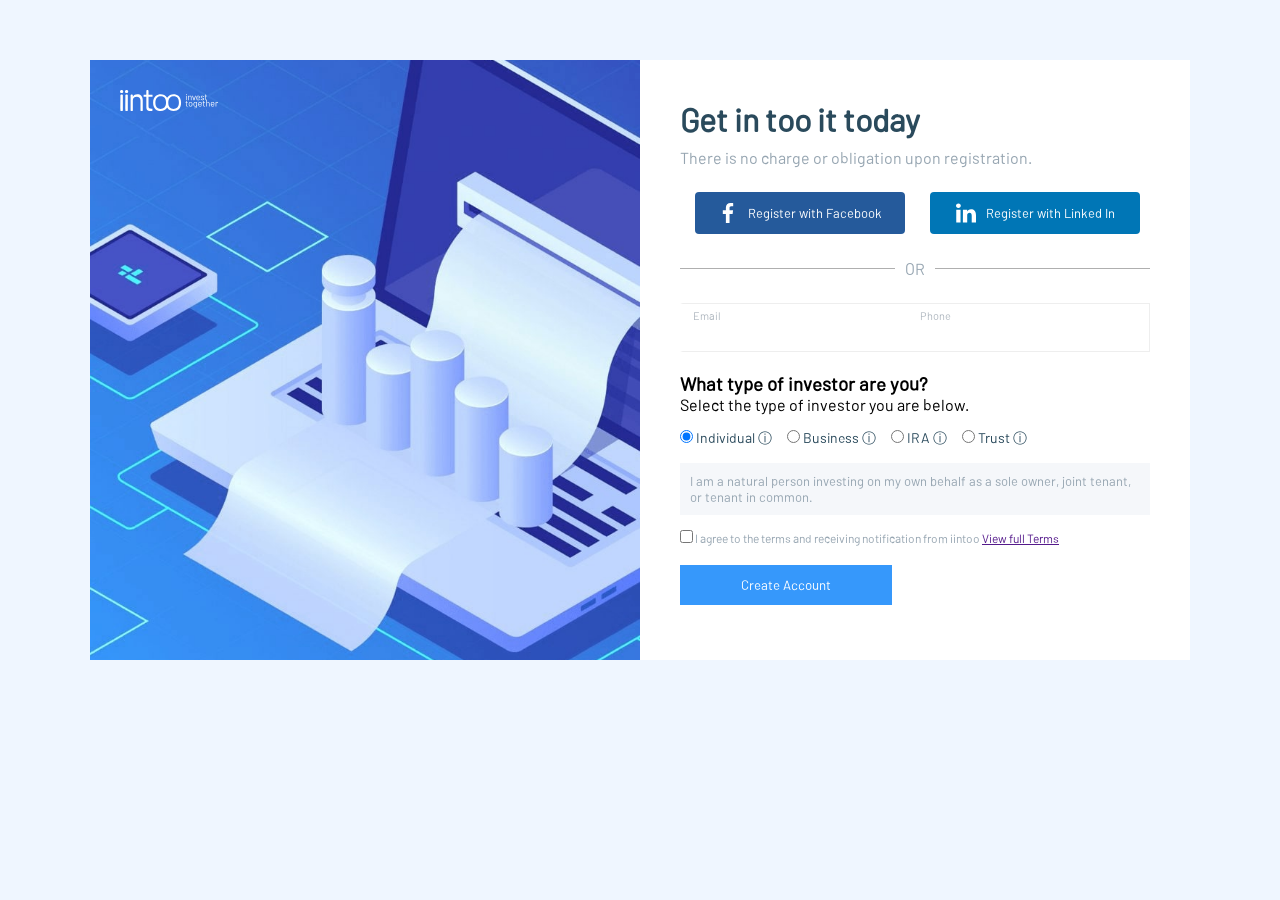
<file: index.html>
<!doctype html>
<html lang="en">
  <head>
    <meta charset="UTF-8" />
    <title>project</title>
    <link rel="stylesheet" href="style.css" />
  </head>
  <body>
    <div class="container">
      <div class="left">
        <img src="./img/logo.svg" alt="background" class="bg" width="20%" />
      </div>

      <div class="right">
        <h1>Get in too it today</h1>
        <p class="subtitle">
          There is no charge or obligation upon registration.
        </p>

        <div class="socials">
          <button class="fb">
            <img src="./img/facebook.svg" alt="background" width="20px" />
            Register with Facebook
          </button>
          <button class="in">
            <img src="./img/linkedin.svg" alt="background" width="20px" />
            Register with Linked In
          </button>
        </div>

        <div class="divider">
          <div class="line"></div>
          <span>OR</span>
          <div class="line"></div>
        </div>

        <form>
          <div class="inputs">
            <label for="email">Email</label>
            <input type="email" placeholder="" />
            <label for="text">Phone</label>
            <input type="text" placeholder="" />
          </div>

          <h3>What type of investor are you?</h3>
          <p class="hint">Select the type of investor you are below.</p>

          <div class="radio-group">
            <label
              ><input type="radio" name="type" checked /> Individual ⓘ</label
            >
            <label><input type="radio" name="type" /> Business ⓘ</label>
            <label><input type="radio" name="type" /> IRA ⓘ</label>
            <label><input type="radio" name="type" /> Trust ⓘ</label>
          </div>

          <div class="info-box">
            I am a natural person investing on my own behalf as a sole owner,
            joint tenant, or tenant in common.
          </div>

          <label class="checkbox">
            <input type="checkbox" />
            I agree to the terms and receiving notification from iintoo
            <a href="">View full Terms</a>
          </label>

          <button class="submit">Create Account</button>
        </form>
      </div>
    </div>
  </body>
</html>
</file>
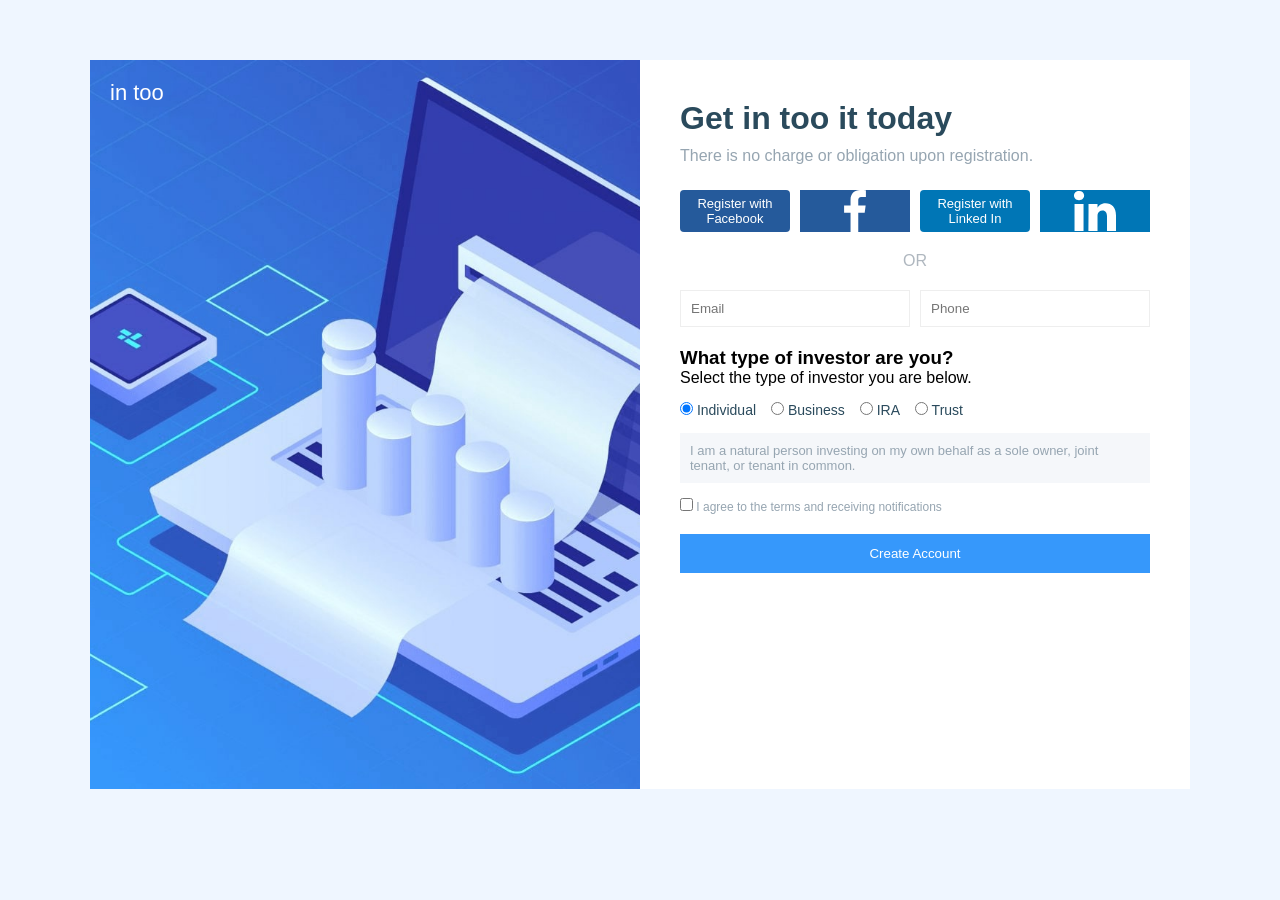
<file: Project 1/index.html>
<!doctype html>
<html lang="en">
  <head>
    <meta charset="UTF-8" />
    <title>project</title>
    <link rel="stylesheet" href="style.css" />
  </head>
  <body>
    <div class="container">
      <div class="left">
        <img src="./bg.jpg" alt="background" class="bg" />
        <div class="logo">in too</div>
      </div>

      <div class="right">
        <h1>Get in too it today</h1>
        <p class="subtitle">
          There is no charge or obligation upon registration.
        </p>

        <div class="socials">
          <button class="fb">Register with Facebook</button>
          <img src="./facebook.svg" alt="background" class="fb" />
          <button class="in">Register with Linked In</button>
          <img src="./linkedin.svg" alt="background" class="in" />
        </div>

        <div class="divider">OR</div>

        <form>
          <div class="inputs">
            <input type="email" placeholder="Email" />
            <input type="text" placeholder="Phone" />
          </div>

          <h3>What type of investor are you?</h3>
          <p class="hint">Select the type of investor you are below.</p>

          <div class="radio-group">
            <label><input type="radio" name="type" checked /> Individual</label>
            <label><input type="radio" name="type" /> Business</label>
            <label><input type="radio" name="type" /> IRA</label>
            <label><input type="radio" name="type" /> Trust</label>
          </div>

          <div class="info-box">
            I am a natural person investing on my own behalf as a sole owner,
            joint tenant, or tenant in common.
          </div>

          <label class="checkbox">
            <input type="checkbox" />
            I agree to the terms and receiving notifications
          </label>

          <button class="submit">Create Account</button>
        </form>
      </div>
    </div>
  </body>
</html>
</file>
<file: style.css>
@font-face {
  font-family: "BrThin";
  src: url("font/Barlow-Regular.otf") format("opentype");
}

* {
  margin: 0;
  padding: 0;
  box-sizing: border-box;
  font-family: "BrThin", sans-serif;
}

body {
  background: #eff6ff;
}

.container {
  display: flex;
  width: 1100px;
  height: 600px;
  margin: 60px auto;
  background: #fff;
}

.left {
  background: url("./img/bg.jpg") no-repeat center/cover;
  width: 50%;
  height: 100%;
  object-fit: cover;
  padding: 30px;
}
.right {
  font-family: "BrThin";
  font-style: normal;

  width: 50%;
  padding: 40px;
}

h1 {
  color: #2a4a5c;
  margin-bottom: 10px;
}

.subtitle {
  color: #96a5b1;
  margin-bottom: 25px;
}

.socials {
  display: flex;
  gap: 10px;
}

.socials button {
  display: flex;
  align-items: center;
  justify-content: center;
  gap: 10px;
  margin: 0 0 0 15px;

  border: none;
  border-radius: 4px;

  color: #ffffff;
  font-size: 13px;
  cursor: pointer;

  transition: 0.3s;
  width: 210px;
  height: 42px;
}

.fb {
  background: #255a9b;
}

.in {
  background: #0076b6;
}

.divider {
  text-align: center;
  margin: 20px 0;
  color: #afb7bf;
}

.inputs {
  display: flex;
  gap: 10px;
  margin-bottom: 20px;
}

input[type="email"],
input[type="text"] {
  width: 100%;
  padding: 10px;
  border: 1px solid #eeeeee;
}

.radio-group {
  font-family: "BrThin";
  font-style: normal;
  display: flex;
  gap: 15px;
  margin: 15px 0;
}

.radio-group label {
  color: #2a4a5c;
  font-size: 14px;
}

.info-box {
  background: #f5f7fa;
  padding: 10px;
  font-size: 13px;
  color: #96a5b1;
  margin-bottom: 15px;
}

.checkbox {
  font-size: 12px;
  color: #96a5b1;
  display: block;
  margin-bottom: 20px;
}

.submit {
  background: #3698fb;
  border: none;
  padding: 12px;
  color: white;
  width: 45%;
  cursor: pointer;
}
.divider {
  display: flex;
  align-items: center;
  gap: 10px;
  margin: 25px 0;
  color: #96a5b1;
}

.line {
  flex: 1;
  height: 1px;
  background: #afafaf;
}

.inputs {
  border: 1px solid #eeeeee;
  border-left: 3px solid transparent;
  padding: 5px 10px;
}

.inputs label {
  display: block;
  font-size: 11px;
  color: #afb7bf;
  margin-bottom: 2px;
}
.inputs input {
  border: none;
  outline: none;
  width: 100%;
  font-size: 14px;
}
.inputs:focus-within {
  border-left: 3px solid #3698fb;
}
</file>
<file: Project 1/style.css>
* {
  margin: 0;
  padding: 0;
  box-sizing: border-box;
  font-family: "Barlow", sans-serif;
}

body {
  background: #eff6ff;
}

.container {
  display: flex;
  max-width: 1100px;
  margin: 60px auto;
  background: #fff;
}

.left {
  position: relative;
  width: 50%;
}

.left .bg {
  width: 100%;
  height: 100%;
  object-fit: cover;
}

.logo {
  position: absolute;
  top: 20px;
  left: 20px;
  color: white;
  font-size: 22px;
}

.right {
  width: 50%;
  padding: 40px;
}

h1 {
  color: #2a4a5c;
  margin-bottom: 10px;
}

.subtitle {
  color: #96a5b1;
  margin-bottom: 25px;
}

.socials {
  display: flex;
  gap: 10px;
}

.socials button {
  display: flex;
  align-items: center;
  justify-content: center;
  gap: 10px;

  border: none;
  border-radius: 4px;

  color: #ffffff;
  font-size: 13px;
  cursor: pointer;

  transition: 0.3s;
}

.fb {
  background: #255a9b;
  width: 210px;
  height: 42px;
}

.in {
  background: #0076b6;
  width: 210px;
  height: 42px;
}

.divider {
  text-align: center;
  margin: 20px 0;
  color: #afb7bf;
}

.inputs {
  display: flex;
  gap: 10px;
  margin-bottom: 20px;
}

input[type="email"],
input[type="text"] {
  width: 100%;
  padding: 10px;
  border: 1px solid #eeeeee;
}

.radio-group {
  display: flex;
  gap: 15px;
  margin: 15px 0;
}

.radio-group label {
  color: #2a4a5c;
  font-size: 14px;
}

.info-box {
  background: #f5f7fa;
  padding: 10px;
  font-size: 13px;
  color: #96a5b1;
  margin-bottom: 15px;
}

.checkbox {
  font-size: 12px;
  color: #96a5b1;
  display: block;
  margin-bottom: 20px;
}

.submit {
  background: #3698fb;
  border: none;
  padding: 12px;
  color: white;
  width: 100%;
  cursor: pointer;
}
</file>
